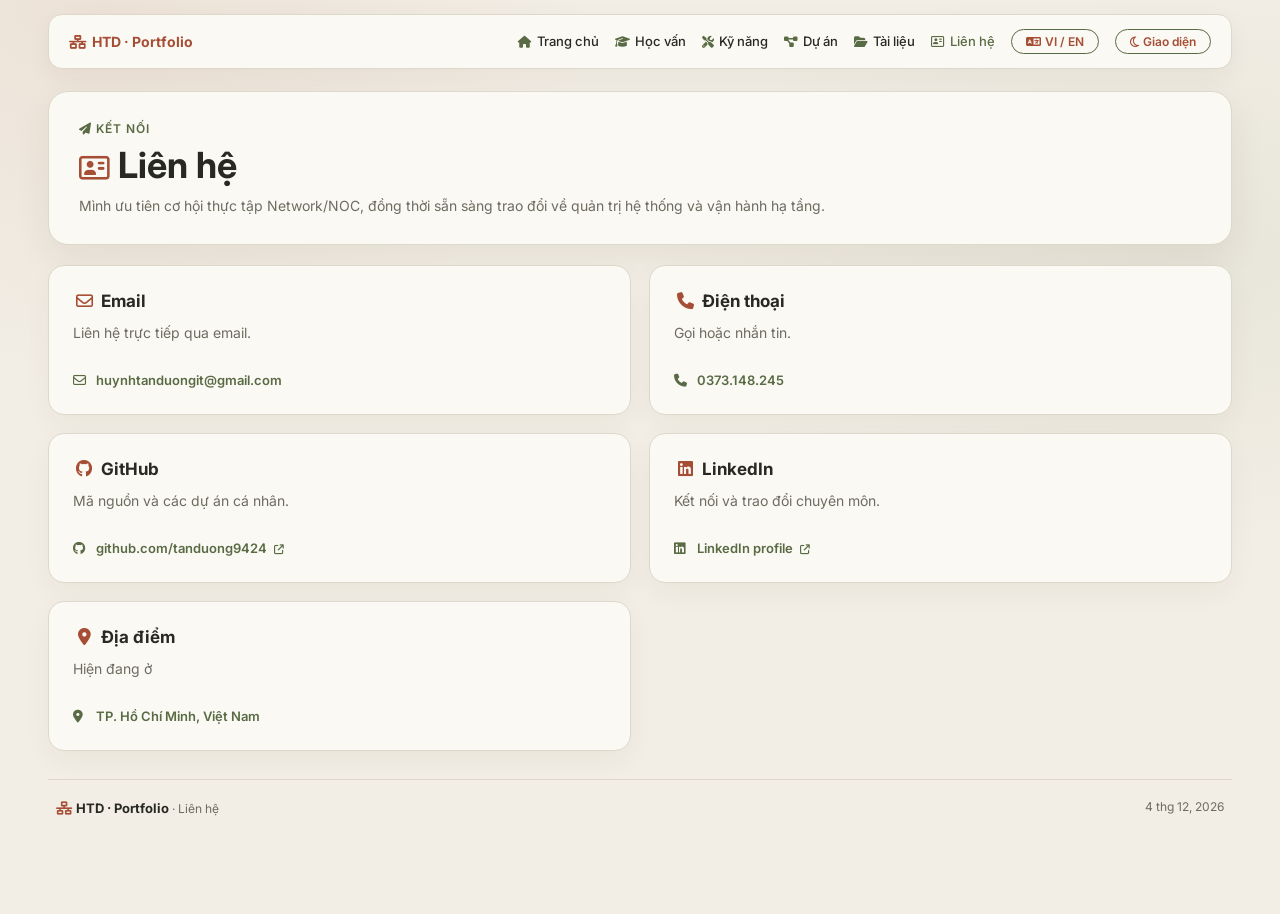
<file: contact.html>
<!DOCTYPE html>
<html lang="vi">
<head>
  <meta charset="UTF-8">
  <meta name="viewport" content="width=device-width, initial-scale=1">
  <title>Contact - Huỳnh Tấn Dương</title>
  <link rel="icon" href="data:image/svg+xml,<svg xmlns=%22http://www.w3.org/2000/svg%22 viewBox=%220 0 100 100%22><text y=%22.9em%22 font-size=%2290%22>🛡️</text></svg>">
  <link href="https://fonts.googleapis.com/css2?family=Inter:wght@400;500;600;700&display=swap" rel="stylesheet">
  <link rel="stylesheet" href="https://cdnjs.cloudflare.com/ajax/libs/font-awesome/6.4.0/css/all.min.css">
  <link rel="stylesheet" href="pages.css">
</head>
<body>
  <div class="wrap">
    <nav class="nav">
      <a href="index.html#top" class="brand"><i class="fa-solid fa-network-wired" aria-hidden="true"></i>HTD · Portfolio</a>
      <div class="nav-r">
        <a href="index.html#objective"><i class="fa-solid fa-house" aria-hidden="true"></i><span data-vi="Trang chủ" data-en="Home">Trang chủ</span></a>
        <a href="education.html"><i class="fa-solid fa-graduation-cap" aria-hidden="true"></i><span data-vi="Học vấn" data-en="Education">Học vấn</span></a>
        <a href="skills.html"><i class="fa-solid fa-screwdriver-wrench" aria-hidden="true"></i><span data-vi="Kỹ năng" data-en="Skills">Kỹ năng</span></a>
        <a href="projects.html"><i class="fa-solid fa-diagram-project" aria-hidden="true"></i><span data-vi="Dự án" data-en="Projects">Dự án</span></a>
        <a href="documents.html"><i class="fa-solid fa-folder-open" aria-hidden="true"></i><span data-vi="Tài liệu" data-en="Documents">Tài liệu</span></a>
        <a href="contact.html" aria-current="page"><i class="fa-regular fa-address-card" aria-hidden="true"></i><span data-vi="Liên hệ" data-en="Contact">Liên hệ</span></a>
        <button class="pill" id="langBtn" type="button"><i class="fa-solid fa-language" aria-hidden="true"></i>VI / EN</button>
        <button class="pill" id="themeBtn" type="button"><i class="fa-regular fa-moon" aria-hidden="true"></i><span data-vi="Giao diện" data-en="Theme">Giao diện</span></button>
      </div>
    </nav>
    <header class="page-intro">
      <div class="eyebrow"><i class="fa-solid fa-paper-plane" aria-hidden="true"></i> <span data-vi="Kết nối" data-en="Get in touch">Kết nối</span></div>
      <h1><i class="fa-regular fa-address-card" aria-hidden="true"></i><span data-vi="Liên hệ" data-en="Contact">Liên hệ</span></h1>
      <p class="lead" data-vi="Mình ưu tiên cơ hội thực tập Network/NOC, đồng thời sẵn sàng trao đổi về quản trị hệ thống và vận hành hạ tầng." data-en="I’m primarily seeking Network/NOC internship opportunities and am also open to systems administration and infrastructure operations roles.">Mình ưu tiên cơ hội thực tập Network/NOC, đồng thời sẵn sàng trao đổi về quản trị hệ thống và vận hành hạ tầng.</p>
    </header>
    <main class="content contact-grid">
      <article class="card contact-card">
        <h2><i class="fa-regular fa-envelope" aria-hidden="true"></i><span data-vi="Email" data-en="Email">Email</span></h2>
        <p data-vi="Liên hệ trực tiếp qua email." data-en="Reach me directly by email.">Liên hệ trực tiếp qua email.</p>
        <a class="contact-link" href="mailto:huynhtanduongit@gmail.com"><i class="fa-regular fa-envelope" aria-hidden="true"></i>huynhtanduongit@gmail.com</a>
      </article>
      <article class="card contact-card">
        <h2><i class="fa-solid fa-phone" aria-hidden="true"></i><span data-vi="Điện thoại" data-en="Phone">Điện thoại</span></h2>
        <p data-vi="Gọi hoặc nhắn tin." data-en="Call or send a message.">Gọi hoặc nhắn tin.</p>
        <a class="contact-link" href="tel:0373148245"><i class="fa-solid fa-phone" aria-hidden="true"></i>0373.148.245</a>
      </article>
      <article class="card contact-card">
        <h2><i class="fa-brands fa-github" aria-hidden="true"></i>GitHub</h2>
        <p data-vi="Mã nguồn và các dự án cá nhân." data-en="Source code and personal projects.">Mã nguồn và các dự án cá nhân.</p>
        <a class="contact-link" href="https://github.com/tanduong9424" target="_blank" rel="noopener noreferrer"><i class="fa-brands fa-github" aria-hidden="true"></i>github.com/tanduong9424 <i class="fa-solid fa-arrow-up-right-from-square" aria-hidden="true"></i></a>
      </article>
      <article class="card contact-card">
        <h2><i class="fa-brands fa-linkedin" aria-hidden="true"></i>LinkedIn</h2>
        <p data-vi="Kết nối và trao đổi chuyên môn." data-en="Connect and get in touch professionally.">Kết nối và trao đổi chuyên môn.</p>
        <a class="contact-link" href="https://www.linkedin.com/in/huỳnh-tấn-dương-b003352ab" target="_blank" rel="noopener noreferrer"><i class="fa-brands fa-linkedin" aria-hidden="true"></i>LinkedIn profile <i class="fa-solid fa-arrow-up-right-from-square" aria-hidden="true"></i></a>
      </article>
      <article class="card contact-card">
        <h2><i class="fa-solid fa-location-dot" aria-hidden="true"></i><span data-vi="Địa điểm" data-en="Location">Địa điểm</span></h2>
        <p data-vi="Hiện đang ở" data-en="Currently based in">Hiện đang ở</p>
        <span class="contact-link"><i class="fa-solid fa-location-dot" aria-hidden="true"></i><span data-vi="TP. Hồ Chí Minh, Việt Nam" data-en="Ho Chi Minh City, Vietnam">TP. Hồ Chí Minh, Việt Nam</span></span>
      </article>
    </main>
    <footer><div><b><i class="fa-solid fa-network-wired" aria-hidden="true"></i>HTD · Portfolio</b> · <span data-vi="Liên hệ" data-en="Contact">Liên hệ</span></div><div id="year"></div></footer>
  </div>
  <script src="pages.js"></script>
</body>
</html>
</file>
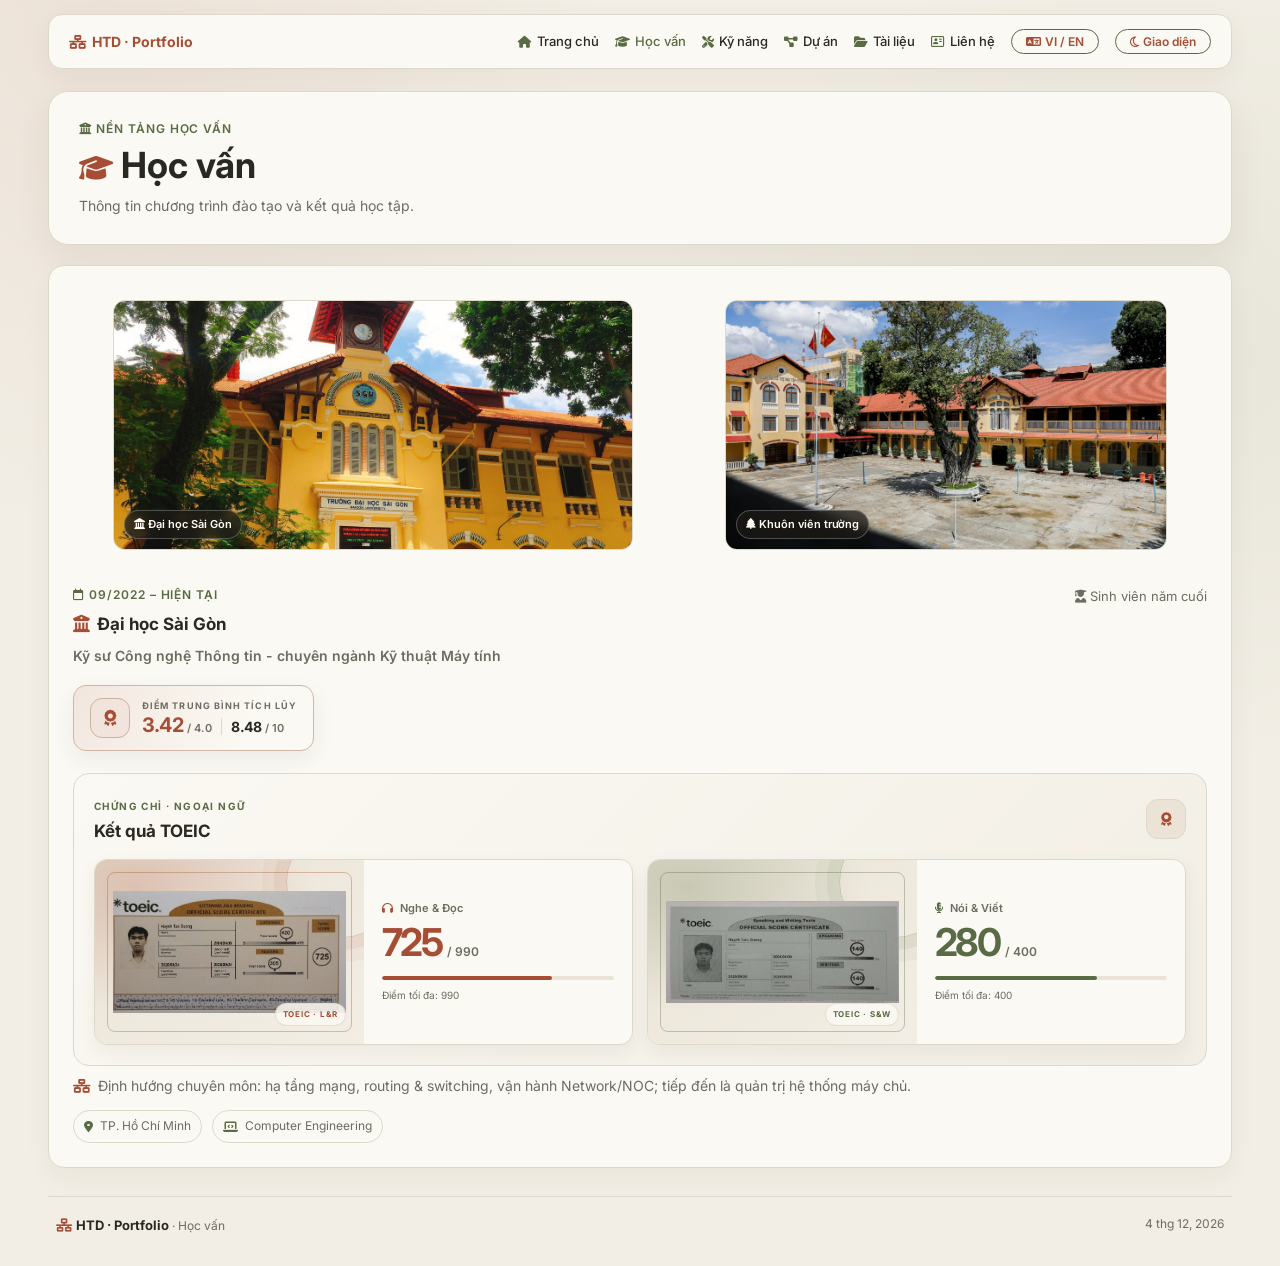
<file: education.html>
<!DOCTYPE html>
<html lang="vi">
<head>
  <meta charset="UTF-8">
  <meta name="viewport" content="width=device-width, initial-scale=1">
  <title>Education - Huỳnh Tấn Dương</title>
  <link rel="icon" href="data:image/svg+xml,<svg xmlns=%22http://www.w3.org/2000/svg%22 viewBox=%220 0 100 100%22><text y=%22.9em%22 font-size=%2290%22>🛡️</text></svg>">
  <link href="https://fonts.googleapis.com/css2?family=Inter:wght@400;500;600;700&display=swap" rel="stylesheet">
  <link rel="stylesheet" href="https://cdnjs.cloudflare.com/ajax/libs/font-awesome/6.4.0/css/all.min.css">
  <link rel="stylesheet" href="pages.css">
</head>
<body class="education-page">
  <div class="wrap">
    <nav class="nav">
      <a href="index.html#top" class="brand"><i class="fa-solid fa-network-wired" aria-hidden="true"></i>HTD · Portfolio</a>
      <div class="nav-r">
        <a href="index.html#objective"><i class="fa-solid fa-house" aria-hidden="true"></i><span data-vi="Trang chủ" data-en="Home">Trang chủ</span></a>
        <a href="education.html" aria-current="page"><i class="fa-solid fa-graduation-cap" aria-hidden="true"></i><span data-vi="Học vấn" data-en="Education">Học vấn</span></a>
        <a href="skills.html"><i class="fa-solid fa-screwdriver-wrench" aria-hidden="true"></i><span data-vi="Kỹ năng" data-en="Skills">Kỹ năng</span></a>
        <a href="projects.html"><i class="fa-solid fa-diagram-project" aria-hidden="true"></i><span data-vi="Dự án" data-en="Projects">Dự án</span></a>
        <a href="documents.html"><i class="fa-solid fa-folder-open" aria-hidden="true"></i><span data-vi="Tài liệu" data-en="Documents">Tài liệu</span></a>
        <a href="contact.html"><i class="fa-regular fa-address-card" aria-hidden="true"></i><span data-vi="Liên hệ" data-en="Contact">Liên hệ</span></a>
        <button class="pill" id="langBtn" type="button"><i class="fa-solid fa-language" aria-hidden="true"></i>VI / EN</button>
        <button class="pill" id="themeBtn" type="button"><i class="fa-regular fa-moon" aria-hidden="true"></i><span data-vi="Giao diện" data-en="Theme">Giao diện</span></button>
      </div>
    </nav>
    <header class="page-intro">
      <div class="eyebrow"><i class="fa-solid fa-building-columns" aria-hidden="true"></i> <span data-vi="Nền tảng học vấn" data-en="Academic background">Nền tảng học vấn</span></div>
      <h1><i class="fa-solid fa-graduation-cap" aria-hidden="true"></i><span data-vi="Học vấn" data-en="Education">Học vấn</span></h1>
      <p class="lead" data-vi="Thông tin chương trình đào tạo và kết quả học tập." data-en="Degree program and academic record.">Thông tin chương trình đào tạo và kết quả học tập.</p>
    </header>
    <main class="content">
      <article class="card education-card">
        <div class="education-gallery" aria-label="Saigon University campus">
          <figure class="education-photo">
            <img src="img/sgu.jpg" alt="Tòa nhà chính Đại học Sài Gòn" data-fullscreen-image loading="lazy">
            <figcaption><i class="fa-solid fa-landmark" aria-hidden="true"></i> <span data-vi="Đại học Sài Gòn" data-en="Saigon University">Đại học Sài Gòn</span></figcaption>
          </figure>
          <figure class="education-photo">
            <img src="img/sanSGU.webp" alt="Khuôn viên Đại học Sài Gòn" data-fullscreen-image loading="lazy">
            <figcaption><i class="fa-solid fa-tree" aria-hidden="true"></i> <span data-vi="Khuôn viên trường" data-en="Campus grounds">Khuôn viên trường</span></figcaption>
          </figure>
        </div>
        <div class="education-top">
          <div>
            <div class="eyebrow"><i class="fa-regular fa-calendar" aria-hidden="true"></i> <span data-vi="09/2022 – Hiện tại" data-en="09/2022 – Present">09/2022 – Hiện tại</span></div>
            <h2 style="margin-top:8px"><i class="fa-solid fa-building-columns" aria-hidden="true"></i><span data-vi="Đại học Sài Gòn" data-en="Saigon University">Đại học Sài Gòn</span></h2>
            <p class="degree" data-vi="Kỹ sư Công nghệ Thông tin - chuyên ngành Kỹ thuật Máy tính" data-en="Bachelor of Information Technology - Major in Computer Engineering">Kỹ sư Công nghệ Thông tin - chuyên ngành Kỹ thuật Máy tính</p>
          </div>
          <span class="date"><i class="fa-solid fa-user-graduate" aria-hidden="true"></i> <span data-vi="Sinh viên năm cuối" data-en="Final-year student">Sinh viên năm cuối</span></span>
        </div>
        <div class="gpa" aria-label="GPA 3.42 out of 4.0, equivalent to 8.48 out of 10">
          <span class="gpa-icon"><i class="fa-solid fa-award" aria-hidden="true"></i></span>
          <span class="gpa-copy">
            <span class="gpa-label" data-vi="ĐIỂM TRUNG BÌNH TÍCH LŨY" data-en="CUMULATIVE GPA">ĐIỂM TRUNG BÌNH TÍCH LŨY</span>
            <strong>3.42 <small>/ 4.0</small><span class="gpa-secondary">8.48 <small>/ 10</small></span></strong>
          </span>
        </div>
        <section class="toeic-section" aria-labelledby="toeic-title">
          <div class="toeic-heading">
            <div>
              <span class="toeic-kicker" data-vi="CHỨNG CHỈ · NGOẠI NGỮ" data-en="CREDENTIALS · ENGLISH">CHỨNG CHỈ · NGOẠI NGỮ</span>
              <h3 id="toeic-title" data-vi="Kết quả TOEIC" data-en="TOEIC results">Kết quả TOEIC</h3>
            </div>
            <i class="fa-solid fa-award" aria-hidden="true"></i>
          </div>
          <div class="toeic-grid">
            <article class="toeic-certificate toeic-lr" style="--toeic-progress:73.2%">
              <div class="toeic-photo">
                <img src="img/lr.jpg" alt="Chứng chỉ TOEIC Listening and Reading" data-fullscreen-image loading="lazy" decoding="async">
                <div class="toeic-image-placeholder" aria-hidden="true">
                  <i class="fa-solid fa-headphones"></i>
                  <span data-vi="ẢNH CHỨNG CHỈ" data-en="CERTIFICATE PHOTO">ẢNH CHỨNG CHỈ</span>
                  <strong>Listening &amp; Reading</strong>
                </div>
                <span class="toeic-image-tag">TOEIC · L&amp;R</span>
              </div>
              <div class="toeic-details">
                <div class="toeic-type"><i class="fa-solid fa-headphones" aria-hidden="true"></i><span data-vi="Nghe & Đọc" data-en="Listening & Reading">Nghe & Đọc</span></div>
                <div class="toeic-score"><strong>725</strong><span>/ 990</span></div>
                <div class="toeic-meter" aria-hidden="true"><span></span></div>
                <div class="toeic-note" data-vi="Điểm tối đa: 990" data-en="Maximum score: 990">Điểm tối đa: 990</div>
              </div>
            </article>
            <article class="toeic-certificate toeic-sw" style="--toeic-progress:70%">
              <div class="toeic-photo">
                <img src="img/sw.jpg" alt="Chứng chỉ TOEIC Speaking and Writing" data-fullscreen-image loading="lazy" decoding="async">
                <div class="toeic-image-placeholder" aria-hidden="true">
                  <i class="fa-solid fa-microphone-lines"></i>
                  <span data-vi="ẢNH CHỨNG CHỈ" data-en="CERTIFICATE PHOTO">ẢNH CHỨNG CHỈ</span>
                  <strong>Speaking &amp; Writing</strong>
                </div>
                <span class="toeic-image-tag">TOEIC · S&amp;W</span>
              </div>
              <div class="toeic-details">
                <div class="toeic-type"><i class="fa-solid fa-microphone-lines" aria-hidden="true"></i><span data-vi="Nói & Viết" data-en="Speaking & Writing">Nói & Viết</span></div>
                <div class="toeic-score"><strong>280</strong><span>/ 400</span></div>
                <div class="toeic-meter" aria-hidden="true"><span></span></div>
                <div class="toeic-note" data-vi="Điểm tối đa: 400" data-en="Maximum score: 400">Điểm tối đa: 400</div>
              </div>
            </article>
          </div>
        </section>
        <p><i class="education-info-icon fa-solid fa-network-wired" aria-hidden="true"></i><span data-vi="Định hướng chuyên môn: hạ tầng mạng, routing & switching, vận hành Network/NOC; tiếp đến là quản trị hệ thống máy chủ." data-en="Areas of focus: network infrastructure, routing and switching, Network/NOC operations, followed by server administration.">Định hướng chuyên môn: hạ tầng mạng, routing & switching, vận hành Network/NOC; tiếp đến là quản trị hệ thống máy chủ.</span></p>
        <div class="education-meta">
          <span><i class="fa-solid fa-location-dot" aria-hidden="true"></i> TP. Hồ Chí Minh</span>
          <span><i class="fa-solid fa-laptop-code" aria-hidden="true"></i> Computer Engineering</span>
        </div>
      </article>
    </main>
    <footer><div><b><i class="fa-solid fa-network-wired" aria-hidden="true"></i>HTD · Portfolio</b> · <span data-vi="Học vấn" data-en="Education">Học vấn</span></div><div id="year"></div></footer>
  </div>
  <script src="pages.js"></script>
  <script src="image-viewer.js"></script>
</body>
</html>
</file>
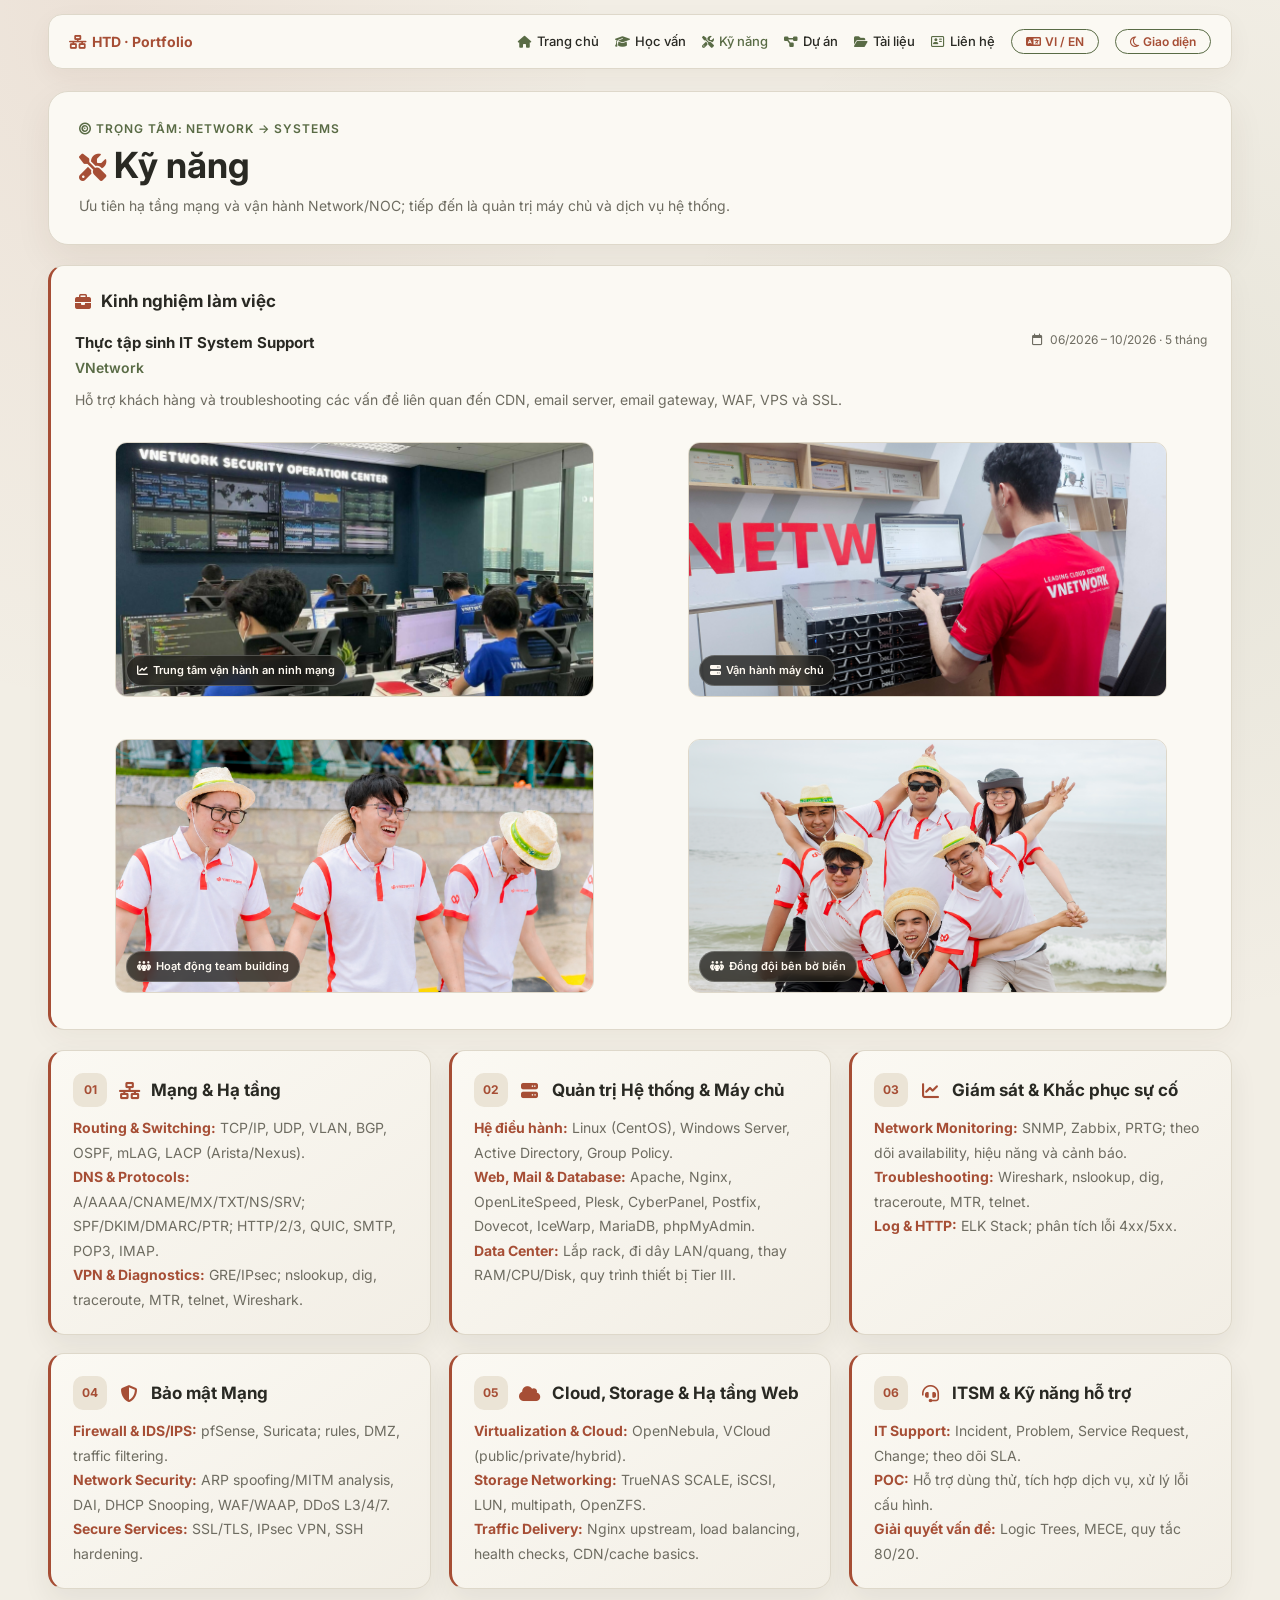
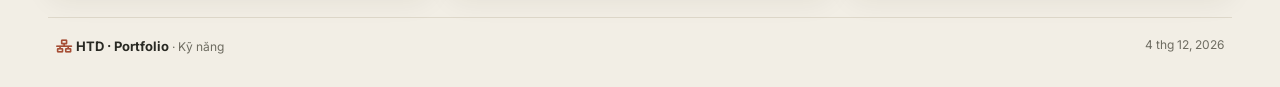
<file: skills.html>
<!DOCTYPE html>
<html lang="vi">
<head>
  <meta charset="UTF-8">
  <meta name="viewport" content="width=device-width, initial-scale=1">
  <title>Skills - Huỳnh Tấn Dương</title>
  <link rel="icon" href="data:image/svg+xml,<svg xmlns=%22http://www.w3.org/2000/svg%22 viewBox=%220 0 100 100%22><text y=%22.9em%22 font-size=%2290%22>🛡️</text></svg>">
  <link href="https://fonts.googleapis.com/css2?family=Inter:wght@400;500;600;700&display=swap" rel="stylesheet">
  <link rel="stylesheet" href="https://cdnjs.cloudflare.com/ajax/libs/font-awesome/6.4.0/css/all.min.css">
  <link rel="stylesheet" href="pages.css">
</head>
<body>
  <div class="wrap">
    <nav class="nav">
      <a href="index.html#top" class="brand"><i class="fa-solid fa-network-wired" aria-hidden="true"></i>HTD · Portfolio</a>
      <div class="nav-r">
        <a href="index.html#objective"><i class="fa-solid fa-house" aria-hidden="true"></i><span data-vi="Trang chủ" data-en="Home">Trang chủ</span></a>
        <a href="education.html"><i class="fa-solid fa-graduation-cap" aria-hidden="true"></i><span data-vi="Học vấn" data-en="Education">Học vấn</span></a>
        <a href="skills.html" aria-current="page"><i class="fa-solid fa-screwdriver-wrench" aria-hidden="true"></i><span data-vi="Kỹ năng" data-en="Skills">Kỹ năng</span></a>
        <a href="projects.html"><i class="fa-solid fa-diagram-project" aria-hidden="true"></i><span data-vi="Dự án" data-en="Projects">Dự án</span></a>
        <a href="documents.html"><i class="fa-solid fa-folder-open" aria-hidden="true"></i><span data-vi="Tài liệu" data-en="Documents">Tài liệu</span></a>
        <a href="contact.html"><i class="fa-regular fa-address-card" aria-hidden="true"></i><span data-vi="Liên hệ" data-en="Contact">Liên hệ</span></a>
        <button class="pill" id="langBtn" type="button"><i class="fa-solid fa-language" aria-hidden="true"></i>VI / EN</button>
        <button class="pill" id="themeBtn" type="button"><i class="fa-regular fa-moon" aria-hidden="true"></i><span data-vi="Giao diện" data-en="Theme">Giao diện</span></button>
      </div>
    </nav>
    <header class="page-intro">
      <div class="eyebrow"><i class="fa-solid fa-bullseye" aria-hidden="true"></i> <span data-vi="Trọng tâm: Network → Systems" data-en="Focus: Network → Systems">Trọng tâm: Network → Systems</span></div>
      <h1><i class="fa-solid fa-screwdriver-wrench" aria-hidden="true"></i><span data-vi="Kỹ năng" data-en="Skills">Kỹ năng</span></h1>
      <p class="lead" data-vi="Ưu tiên hạ tầng mạng và vận hành Network/NOC; tiếp đến là quản trị máy chủ và dịch vụ hệ thống." data-en="Focused first on network infrastructure and Network/NOC operations, followed by server and systems administration.">Ưu tiên hạ tầng mạng và vận hành Network/NOC; tiếp đến là quản trị máy chủ và dịch vụ hệ thống.</p>
    </header>
    <section class="content card experience-card" aria-labelledby="experience-heading">
      <div class="experience-heading">
        <i class="fa-solid fa-briefcase" aria-hidden="true"></i>
        <h2 id="experience-heading" data-vi="Kinh nghiệm làm việc" data-en="Work Experience">Kinh nghiệm làm việc</h2>
      </div>
      <div class="experience-top">
        <div>
          <h3 data-vi="Thực tập sinh IT System Support" data-en="IT System Support Intern">Thực tập sinh IT System Support</h3>
          <p class="experience-company">VNetwork</p>
        </div>
        <span class="experience-date"><i class="fa-regular fa-calendar" aria-hidden="true"></i><span data-vi="06/2026 – 10/2026 · 5 tháng" data-en="Jun 2026 – Oct 2026 · 5 months">06/2026 – 10/2026 · 5 tháng</span></span>
      </div>
      <p class="experience-description" data-vi="Hỗ trợ khách hàng và troubleshooting các vấn đề liên quan đến CDN, email server, email gateway, WAF, VPS và SSL." data-en="Supported customers and troubleshot issues involving CDN, email servers, email gateways, WAF, VPS, and SSL.">Hỗ trợ khách hàng và troubleshooting các vấn đề liên quan đến CDN, email server, email gateway, WAF, VPS và SSL.</p>
      <div class="experience-gallery" role="group" aria-label="VNetwork work photos">
        <figure class="experience-photo">
          <img src="img/vnet1.jpg" alt="Trung tâm vận hành an ninh mạng VNetwork" data-fullscreen-image loading="lazy">
          <figcaption><i class="fa-solid fa-chart-line" aria-hidden="true"></i><span data-vi="Trung tâm vận hành an ninh mạng" data-en="Security operations center">Trung tâm vận hành an ninh mạng</span></figcaption>
        </figure>
        <figure class="experience-photo">
          <img src="img/vnet2.jpg" alt="Kỹ thuật viên kiểm tra máy chủ tại VNetwork" data-fullscreen-image loading="lazy">
          <figcaption><i class="fa-solid fa-server" aria-hidden="true"></i><span data-vi="Vận hành máy chủ" data-en="Server operations">Vận hành máy chủ</span></figcaption>
        </figure>
        <figure class="experience-photo">
          <img src="img/tbd1.png" alt="Nhân viên VNetwork tham gia hoạt động team building" data-fullscreen-image loading="lazy">
          <figcaption><i class="fa-solid fa-people-group" aria-hidden="true"></i><span data-vi="Hoạt động team building" data-en="Team-building activity">Hoạt động team building</span></figcaption>
        </figure>
        <figure class="experience-photo">
          <img src="img/tbd2.JPG" alt="Đồng nghiệp VNetwork chụp ảnh trong chuyến team building trên biển" data-fullscreen-image loading="lazy">
          <figcaption><i class="fa-solid fa-people-group" aria-hidden="true"></i><span data-vi="Đồng đội bên bờ biển" data-en="Team by the beach">Đồng đội bên bờ biển</span></figcaption>
        </figure>
      </div>
    </section>
    <main class="content skill-grid">
      <article class="card skill-card">
        <h2><i class="fa-solid fa-network-wired" aria-hidden="true"></i><span data-vi="Mạng & Hạ tầng" data-en="Networking & Infrastructure">Mạng & Hạ tầng</span></h2>
        <p data-vi="<strong>Routing & Switching:</strong> TCP/IP, UDP, VLAN, BGP, OSPF, mLAG, LACP (Arista/Nexus).<br><strong>DNS & Protocols:</strong> A/AAAA/CNAME/MX/TXT/NS/SRV; SPF/DKIM/DMARC/PTR; HTTP/2/3, QUIC, SMTP, POP3, IMAP.<br><strong>VPN & Diagnostics:</strong> GRE/IPsec; nslookup, dig, traceroute, MTR, telnet, Wireshark." data-en="<strong>Routing & Switching:</strong> TCP/IP, UDP, VLAN, BGP, OSPF, mLAG, LACP (Arista/Nexus).<br><strong>DNS & Protocols:</strong> A/AAAA/CNAME/MX/TXT/NS/SRV; SPF/DKIM/DMARC/PTR; HTTP/2/3, QUIC, SMTP, POP3, IMAP.<br><strong>VPN & Diagnostics:</strong> GRE/IPsec; nslookup, dig, traceroute, MTR, telnet, Wireshark."></p>
      </article>
      <article class="card skill-card">
        <h2><i class="fa-solid fa-server" aria-hidden="true"></i><span data-vi="Quản trị Hệ thống & Máy chủ" data-en="System & Server Administration">Quản trị Hệ thống & Máy chủ</span></h2>
        <p data-vi="<strong>Hệ điều hành:</strong> Linux (CentOS), Windows Server, Active Directory, Group Policy.<br><strong>Web, Mail & Database:</strong> Apache, Nginx, OpenLiteSpeed, Plesk, CyberPanel, Postfix, Dovecot, IceWarp, MariaDB, phpMyAdmin.<br><strong>Data Center:</strong> Lắp rack, đi dây LAN/quang, thay RAM/CPU/Disk, quy trình thiết bị Tier III." data-en="<strong>Operating Systems:</strong> Linux (CentOS), Windows Server, Active Directory, Group Policy.<br><strong>Web, Mail & Database:</strong> Apache, Nginx, OpenLiteSpeed, Plesk, CyberPanel, Postfix, Dovecot, IceWarp, MariaDB, phpMyAdmin.<br><strong>Data Center:</strong> Rack installation, LAN/fiber cabling, RAM/CPU/disk replacement, Tier III equipment procedures."></p>
      </article>
      <article class="card skill-card">
        <h2><i class="fa-solid fa-chart-line" aria-hidden="true"></i><span data-vi="Giám sát & Khắc phục sự cố" data-en="Monitoring & Troubleshooting">Giám sát & Khắc phục sự cố</span></h2>
        <p data-vi="<strong>Network Monitoring:</strong> SNMP, Zabbix, PRTG; theo dõi availability, hiệu năng và cảnh báo.<br><strong>Troubleshooting:</strong> Wireshark, nslookup, dig, traceroute, MTR, telnet.<br><strong>Log & HTTP:</strong> ELK Stack; phân tích lỗi 4xx/5xx." data-en="<strong>Network Monitoring:</strong> SNMP, Zabbix, PRTG; availability, performance and alerts.<br><strong>Troubleshooting:</strong> Wireshark, nslookup, dig, traceroute, MTR, telnet.<br><strong>Logs & HTTP:</strong> ELK Stack; 4xx/5xx error analysis."></p>
      </article>
      <article class="card skill-card">
        <h2><i class="fa-solid fa-shield-halved" aria-hidden="true"></i><span data-vi="Bảo mật Mạng" data-en="Network Security">Bảo mật Mạng</span></h2>
        <p data-vi="<strong>Firewall & IDS/IPS:</strong> pfSense, Suricata; rules, DMZ, traffic filtering.<br><strong>Network Security:</strong> ARP spoofing/MITM analysis, DAI, DHCP Snooping, WAF/WAAP, DDoS L3/4/7.<br><strong>Secure Services:</strong> SSL/TLS, IPsec VPN, SSH hardening." data-en="<strong>Firewall & IDS/IPS:</strong> pfSense, Suricata; rules, DMZ and traffic filtering.<br><strong>Network Security:</strong> ARP spoofing/MITM analysis, DAI, DHCP Snooping, WAF/WAAP, L3/4/7 DDoS.<br><strong>Secure Services:</strong> SSL/TLS, IPsec VPN and SSH hardening."></p>
      </article>
      <article class="card skill-card">
        <h2><i class="fa-solid fa-cloud" aria-hidden="true"></i><span data-vi="Cloud, Storage & Hạ tầng Web" data-en="Cloud, Storage & Web Infrastructure">Cloud, Storage & Hạ tầng Web</span></h2>
        <p data-vi="<strong>Virtualization & Cloud:</strong> OpenNebula, VCloud (public/private/hybrid).<br><strong>Storage Networking:</strong> TrueNAS SCALE, iSCSI, LUN, multipath, OpenZFS.<br><strong>Traffic Delivery:</strong> Nginx upstream, load balancing, health checks, CDN/cache basics." data-en="<strong>Virtualization & Cloud:</strong> OpenNebula, VCloud (public/private/hybrid).<br><strong>Storage Networking:</strong> TrueNAS SCALE, iSCSI, LUN, multipath, OpenZFS.<br><strong>Traffic Delivery:</strong> Nginx upstream, load balancing, health checks and CDN/cache basics."></p>
      </article>
      <article class="card skill-card">
        <h2><i class="fa-solid fa-headset" aria-hidden="true"></i><span data-vi="ITSM & Kỹ năng hỗ trợ" data-en="ITSM & Support Skills">ITSM & Kỹ năng hỗ trợ</span></h2>
        <p data-vi="<strong>IT Support:</strong> Incident, Problem, Service Request, Change; theo dõi SLA.<br><strong>POC:</strong> Hỗ trợ dùng thử, tích hợp dịch vụ, xử lý lỗi cấu hình.<br><strong>Giải quyết vấn đề:</strong> Logic Trees, MECE, quy tắc 80/20." data-en="<strong>IT Support:</strong> Incident, Problem, Service Request and Change; SLA tracking.<br><strong>POC:</strong> Trial support, service integration and configuration troubleshooting.<br><strong>Problem Solving:</strong> Logic Trees, MECE and the 80/20 rule."></p>
      </article>
    </main>
    <footer><div><b><i class="fa-solid fa-network-wired" aria-hidden="true"></i>HTD · Portfolio</b> · <span data-vi="Kỹ năng" data-en="Skills">Kỹ năng</span></div><div id="year"></div></footer>
  </div>
  <script src="pages.js"></script>
  <script src="image-viewer.js"></script>
</body>
</html>
</file>
<file: pages.css>
:root {
  --bg: #f2eee5;
  --surface: #fbf9f3;
  --text: #292923;
  --muted: #6e6c61;
  --line: #ded8ca;
  --accent: #a64e35;
  --accent2: #596b45;
  --chip: #ebe4d6;
  --btn-text: #fffaf2;
}

body.dark {
  --bg: #171916;
  --surface: #292c25;
  --text: #ede8dc;
  --muted: #b9b3a4;
  --line: #46493f;
  --accent: #e19a75;
  --accent2: #b7c390;
  --chip: #383b32;
  --btn-text: #201c17;
}

* { box-sizing: border-box; }
html { scroll-behavior: smooth; }
body {
  margin: 0;
  min-height: 100vh;
  background:
    radial-gradient(ellipse at 8% 0%, rgba(166, 78, 53, .08), transparent 30%),
    radial-gradient(ellipse at 92% 28%, rgba(89, 107, 69, .07), transparent 32%),
    var(--bg);
  color: var(--text);
  font: 14px/1.55 'Inter', system-ui, sans-serif;
  transition: background-color .3s, color .3s;
}
a { color: inherit; text-decoration: none; }
.wrap { width: min(1280px, 100%); margin: 0 auto; padding: 0 48px; }
.nav {
  display: flex;
  align-items: center;
  justify-content: space-between;
  gap: 16px;
  margin-top: 14px;
  padding: 14px 20px;
  border: 1px solid var(--line);
  border-radius: 14px;
  background: var(--surface);
  box-shadow: 0 8px 24px rgba(70, 48, 20, .05);
}
.brand { color: var(--accent); font-size: 14px; font-weight: 700; white-space: nowrap; }
.brand i { margin-right: 5px; }
.nav-r { display: flex; align-items: center; flex-wrap: wrap; gap: 16px; }
.nav-r a { font-size: 13px; font-weight: 500; }
.nav-r a i { margin-right: 5px; color: var(--accent2); font-size: 12px; }
.nav-r a:hover, .nav-r a[aria-current="page"] { color: var(--accent2); }
.pill {
  padding: 4px 14px;
  border: 1px solid var(--accent2);
  border-radius: 999px;
  background: transparent;
  color: var(--accent);
  cursor: pointer;
  font: 600 12px 'Inter', sans-serif;
}
.page-intro {
  margin-top: 22px;
  padding: 28px 30px;
  border: 1px solid var(--line);
  border-radius: 20px;
  background: var(--surface);
  box-shadow: 0 14px 36px rgba(70, 48, 20, .07);
}
.eyebrow {
  color: var(--accent2);
  font-size: 12px;
  font-weight: 600;
  letter-spacing: .08em;
  text-transform: uppercase;
}
h1 { margin: 5px 0 0; font-size: clamp(26px, 3vw, 36px); line-height: 1.2; }
.lead { max-width: 780px; margin: 8px 0 0; color: var(--muted); }
.content { margin-top: 20px; }
.card {
  border: 1px solid var(--line);
  border-radius: 16px;
  background: var(--surface);
  box-shadow: 0 10px 28px rgba(70, 48, 20, .045);
}
.experience-card { padding: 22px 24px; border-left: 3px solid var(--accent); }
.experience-heading { display: flex; align-items: center; gap: 10px; color: var(--accent); }
.experience-heading i { font-size: 16px; }
.experience-heading h2 { margin: 0; color: var(--text); font-size: 17px; }
.experience-top { display: flex; align-items: flex-start; justify-content: space-between; gap: 16px; margin-top: 16px; }
.experience-top h3 { margin: 0; font-size: 15px; }
.experience-company { margin: 3px 0 0; color: var(--accent2); font-weight: 600; }
.experience-date { display: inline-flex; align-items: center; gap: 7px; color: var(--muted); font-size: 12px; white-space: nowrap; }
.experience-description { margin: 10px 0 0; color: var(--muted); }
.experience-gallery { display: grid; grid-template-columns: repeat(2, minmax(0, 1fr)); gap: 14px; margin-top: 18px; }
.experience-photo { position: relative; min-width: 0; overflow: hidden; aspect-ratio: 16 / 8.5; border: 1px solid var(--line); border-radius: 12px; background: var(--chip); }
.experience-photo img { display: block; width: 100%; height: 100%; object-fit: cover; transition: transform .3s ease; }
.experience-photo:hover img { transform: scale(1.025); }
.experience-photo figcaption { position: absolute; right: 10px; bottom: 10px; left: 10px; width: fit-content; padding: 6px 10px; border: 1px solid rgba(255,255,255,.22); border-radius: 999px; background: rgba(28, 27, 23, .76); color: #fffaf2; font-size: 11px; font-weight: 600; backdrop-filter: blur(6px); }
.experience-photo figcaption i { margin-right: 5px; }
.skill-grid, .project-grid, .contact-grid { display: grid; grid-template-columns: repeat(2, minmax(0, 1fr)); gap: 18px; }
.skill-grid { counter-reset: skill; }
.skill-card, .project-card { padding: 22px; }
.skill-card {
  position: relative;
  overflow: hidden;
  border-left: 3px solid var(--accent);
  background: linear-gradient(145deg, var(--surface), var(--bg));
  box-shadow: 0 12px 28px rgba(48, 40, 28, .07);
  transition: transform .2s ease, box-shadow .2s ease, border-color .2s ease;
}
.skill-card:hover { transform: translateY(-3px); box-shadow: 0 16px 32px rgba(48, 40, 28, .12); border-left-color: var(--accent2); }
.skill-card h2, .project-card h2, .education-card h2, .contact-card h2 {
  margin: 0;
  font-size: 17px;
  line-height: 1.35;
}
.skill-card h2 { display: flex; align-items: center; gap: 11px; }
.skill-card h2::before {
  counter-increment: skill;
  content: counter(skill, decimal-leading-zero);
  display: inline-grid;
  place-items: center;
  flex: 0 0 34px;
  height: 34px;
  border-radius: 10px;
  background: var(--chip);
  color: var(--accent);
  font-size: 12px;
  font-weight: 700;
}
.skill-card p, .project-desc, .education-card p, .contact-card p { margin: 9px 0 0; color: var(--muted); }
.skill-card p { line-height: 1.75; }
.skill-card p strong { color: var(--accent); font-weight: 700; }
.education-card, .contact-card { padding: 24px; }
.education-gallery { display: grid; grid-template-columns: 1.15fr 1fr; gap: 12px; margin: -4px 0 22px; }
.education-photo { position: relative; min-width: 0; height: clamp(150px, 22vw, 250px); overflow: hidden; border: 1px solid var(--line); border-radius: 12px; background: var(--chip); }
.education-photo img { display: block; width: 100%; height: 100%; object-fit: cover; }
img[data-fullscreen-image] { cursor: zoom-in; }
img[data-fullscreen-image]:focus-visible { outline: 3px solid var(--accent); outline-offset: -3px; }
.education-photo:first-child img { object-position: center 52%; }
.education-photo figcaption { position: absolute; right: 10px; bottom: 10px; left: 10px; width: fit-content; padding: 5px 9px; border: 1px solid rgba(255,255,255,.24); border-radius: 999px; background: rgba(28, 27, 23, .72); color: #fffaf2; font-size: 11px; font-weight: 600; backdrop-filter: blur(6px); }
.education-top h2 i, .education-info-icon { margin-right: 7px; color: var(--accent); }
.education-meta { display: flex; flex-wrap: wrap; gap: 10px; margin-top: 14px; }
.education-meta span { display: inline-flex; align-items: center; gap: 7px; padding: 6px 10px; border: 1px solid var(--line); border-radius: 999px; color: var(--muted); font-size: 12px; }
.education-meta i { color: var(--accent2); }
.education-top { display: flex; align-items: flex-start; justify-content: space-between; gap: 16px; }
.date { color: var(--muted); font-size: 13px; white-space: nowrap; }
.degree { margin-top: 8px; font-weight: 600; }
.gpa { display: inline-flex; align-items: center; gap: 12px; margin-top: 18px; padding: 12px 16px; border: 1px solid color-mix(in srgb, var(--accent) 25%, var(--line)); border-radius: 13px; background: linear-gradient(120deg, color-mix(in srgb, var(--accent) 11%, var(--surface)), var(--surface) 72%); box-shadow: 0 8px 22px rgba(48, 40, 28, .07); color: var(--text); }
.gpa-icon { display: grid; width: 40px; height: 40px; flex: 0 0 40px; place-items: center; border: 1px solid color-mix(in srgb, var(--accent) 28%, var(--line)); border-radius: 12px; background: color-mix(in srgb, var(--accent) 12%, var(--surface)); color: var(--accent); font-size: 16px; }
.gpa-copy { display: flex; flex-direction: column; gap: 1px; }
.gpa-label { color: var(--muted); font-size: 9px; font-weight: 700; letter-spacing: .12em; }
.gpa-copy strong { color: var(--accent); font-size: 20px; line-height: 1.15; letter-spacing: -.04em; }
.gpa-copy small { color: var(--muted); font-size: 11px; font-weight: 600; letter-spacing: 0; }
.gpa-secondary { margin-left: 9px; padding-left: 9px; border-left: 1px solid var(--line); color: var(--text); font-size: 14px; letter-spacing: -.02em; }
.toeic-section { position: relative; overflow: hidden; margin-top: 22px; padding: 20px; border: 1px solid var(--line); border-radius: 16px; background: linear-gradient(135deg, var(--surface), var(--bg)); }
.toeic-heading { display: flex; align-items: center; justify-content: space-between; gap: 12px; margin-bottom: 14px; }
.toeic-kicker { color: var(--accent2); font-size: 10px; font-weight: 700; letter-spacing: .14em; }
.toeic-heading h3 { margin: 3px 0 0; font-size: 17px; }
.toeic-heading > i { display: grid; width: 40px; height: 40px; place-items: center; border: 1px solid var(--line); border-radius: 12px; background: var(--chip); color: var(--accent); }
.toeic-grid { display: grid; grid-template-columns: repeat(2, minmax(0, 1fr)); gap: 14px; }
.toeic-certificate { --toeic-accent: var(--accent); display: grid; grid-template-columns: minmax(0, 1fr) 1fr; min-width: 0; overflow: hidden; border: 1px solid var(--line); border-radius: 13px; background: var(--surface); box-shadow: 0 8px 20px rgba(48, 40, 28, .06); transition: transform .2s ease, box-shadow .2s ease; }
.toeic-certificate:hover { transform: translateY(-2px); box-shadow: 0 13px 26px rgba(48, 40, 28, .11); }
.toeic-sw { --toeic-accent: var(--accent2); }
.toeic-photo { position: relative; min-width: 0; min-height: 184px; overflow: hidden; background: radial-gradient(ellipse at 15% 15%, color-mix(in srgb, var(--toeic-accent) 24%, transparent), transparent 56%), linear-gradient(145deg, var(--chip), var(--bg)); }
.toeic-photo::before, .toeic-photo::after { position: absolute; content: ""; pointer-events: none; }
.toeic-photo::before { inset: 12px; border: 1px solid color-mix(in srgb, var(--toeic-accent) 35%, transparent); border-radius: 8px; }
.toeic-photo::after { top: -34px; right: -34px; width: 110px; height: 110px; border: 1px solid color-mix(in srgb, var(--toeic-accent) 25%, transparent); border-radius: 50%; box-shadow: 0 0 0 12px color-mix(in srgb, var(--toeic-accent) 8%, transparent), 0 0 0 24px color-mix(in srgb, var(--toeic-accent) 5%, transparent); }
.toeic-photo img { position: absolute; z-index: 1; inset: 18px; width: calc(100% - 36px); height: calc(100% - 36px); border-radius: 5px; object-fit: contain; opacity: 0; transition: opacity .25s ease; }
.toeic-certificate.has-image .toeic-photo img { opacity: 1; }
.toeic-certificate.has-image .toeic-image-placeholder { visibility: hidden; opacity: 0; }
.toeic-image-placeholder { position: absolute; z-index: 1; inset: 0; display: flex; flex-direction: column; align-items: center; justify-content: center; gap: 8px; padding: 24px; color: var(--muted); text-align: center; pointer-events: none; transition: opacity .2s ease, visibility .2s ease; }
.toeic-image-placeholder i { display: grid; width: 42px; height: 42px; place-items: center; border: 1px solid color-mix(in srgb, var(--toeic-accent) 35%, var(--line)); border-radius: 13px; background: color-mix(in srgb, var(--surface) 78%, transparent); color: var(--toeic-accent); font-size: 17px; }
.toeic-image-placeholder span { font-size: 10px; line-height: 1.5; }
.toeic-image-placeholder strong { color: var(--text); font-size: 11px; }
.toeic-image-tag { position: absolute; z-index: 2; right: 18px; bottom: 18px; padding: 4px 7px; border: 1px solid color-mix(in srgb, var(--line) 75%, transparent); border-radius: 999px; background: color-mix(in srgb, var(--surface) 86%, transparent); color: var(--toeic-accent); font-size: 8px; font-weight: 700; letter-spacing: .1em; }
.toeic-details { display: flex; min-width: 0; flex-direction: column; justify-content: center; padding: 18px; }
.toeic-type { display: flex; align-items: center; gap: 7px; color: var(--muted); font-size: 11px; font-weight: 600; }
.toeic-type i { color: var(--toeic-accent); }
.toeic-score { display: flex; align-items: baseline; gap: 5px; margin-top: 4px; color: var(--toeic-accent); }
.toeic-score strong { font-size: clamp(30px, 3vw, 40px); line-height: 1.1; letter-spacing: -.06em; }
.toeic-score span { color: var(--muted); font-size: 12px; font-weight: 600; }
.toeic-meter { height: 4px; margin-top: 12px; overflow: hidden; border-radius: 99px; background: var(--chip); }
.toeic-meter span { display: block; width: var(--toeic-progress); height: 100%; border-radius: inherit; background: var(--toeic-accent); }
.toeic-note { margin-top: 8px; color: var(--muted); font-size: 10px; }
.image-lightbox:not([open]) { display: none; }
.image-lightbox[open] { position: fixed; inset: 0; display: grid; grid-template: minmax(0, 1fr) / minmax(0, 1fr); width: 100vw; height: 100vh; height: 100dvh; min-height: 0; max-width: none; max-height: none; margin: 0; padding: 48px; place-items: center; overflow: hidden; border: 0; background: rgba(15, 16, 15, .96); color: #fff; }
.image-lightbox::backdrop { background: rgba(15, 16, 15, .96); }
.image-lightbox img { display: block; width: auto; height: auto; min-width: 0; min-height: 0; max-width: calc(100vw - 96px); max-height: calc(100vh - 96px); max-height: calc(100dvh - 96px); object-fit: contain; }
.image-lightbox-close { position: absolute; top: max(16px, env(safe-area-inset-top)); right: max(16px, env(safe-area-inset-right)); display: grid; width: 44px; height: 44px; place-items: center; border: 1px solid rgba(255,255,255,.32); border-radius: 50%; background: rgba(255,255,255,.12); color: #fff; cursor: pointer; font-size: 18px; }
.image-lightbox-close:hover, .image-lightbox-close:focus-visible { background: rgba(255,255,255,.24); }
.project-card { display: flex; flex-direction: column; min-width: 0; }
.project-card h2 { font-size: 16px; }
.tech { margin-top: 10px; color: var(--accent); font-size: 12px; font-weight: 600; }
.project-links { display: flex; flex-wrap: wrap; gap: 12px; margin-top: 12px; }
.project-links a, .contact-link { color: var(--accent2); font-size: 13px; font-weight: 600; }
.project-links a:hover, .contact-link:hover { text-decoration: underline; }
.media-link { position: relative; display: block; width: 100%; margin-top: auto; padding-top: 8px; }
.media-link img { display: block; width: 100%; aspect-ratio: 16 / 9; border-radius: 9px; background: var(--chip); object-fit: contain; }
.media-link.video img { object-fit: cover; }
.play-label {
  position: absolute;
  inset: 8px 0 0;
  display: grid;
  place-items: center;
  border-radius: 9px;
  background: rgba(0, 0, 0, .18);
  color: #fff;
  font-size: 14px;
  font-weight: 700;
  text-shadow: 0 1px 6px rgba(0, 0, 0, .85);
}
.contact-grid { grid-template-columns: repeat(2, minmax(0, 1fr)); }
.contact-card { display: flex; flex-direction: column; min-height: 150px; }
.contact-card h2 i { width: 22px; margin-right: 6px; color: var(--accent); text-align: center; }
.contact-card .contact-link { margin-top: auto; padding-top: 18px; overflow-wrap: anywhere; }
.contact-card .contact-link i { width: 18px; margin-right: 5px; }
.contact-card .contact-link .fa-arrow-up-right-from-square { margin-left: 4px; font-size: 10px; }
.page-intro h1 i { margin-right: 8px; color: var(--accent); font-size: .76em; }
.project-card h2::before { content: "\f542"; margin-right: 8px; color: var(--accent); font: 900 .85em "Font Awesome 6 Free"; }
.project-card h2 i { margin-right: 7px; color: var(--accent); font-size: .9em; }
.project-links a::before { content: "\f09b"; margin-right: 5px; font: 400 1em "Font Awesome 6 Brands"; }
.project-links a i { margin-right: 5px; }
.tech::before { content: "\f7d9"; margin-right: 5px; color: var(--accent2); font: 900 1em "Font Awesome 6 Free"; }
.tech i { margin-right: 4px; color: var(--accent2); }
.skill-card h2 i { width: 22px; color: var(--accent); text-align: center; }
.pill i { margin-right: 4px; }
footer b i { margin-right: 4px; color: var(--accent); }
footer { display: flex; justify-content: space-between; gap: 12px; margin-top: 28px; padding: 18px 8px 30px; border-top: 1px solid var(--line); color: var(--muted); font-size: 12px; }
footer b { color: var(--text); font-size: 13px; }

.documents-layout { display: grid; grid-template-columns: minmax(260px, .75fr) minmax(0, 1.5fr); gap: 18px; align-items: start; }
.documents-panel, .document-viewer { padding: 22px; }
.documents-panel h2, .document-viewer h2 { margin: 0; font-size: 17px; }
.document-viewer-heading { display: flex; align-items: center; justify-content: space-between; gap: 12px; }
.reader-exit { display: none; }
.documents-panel p { margin: 8px 0 0; color: var(--muted); }
.documents-form { display: grid; gap: 12px; margin-top: 18px; }
.documents-form label { display: grid; gap: 6px; font-size: 12px; font-weight: 600; }
.documents-form input, .upload-control { display: grid; gap: 8px; width: 100%; padding: 10px 12px; border: 1px solid var(--line); border-radius: 9px; background: var(--bg); color: var(--text); font: inherit; }
.documents-actions { display: grid; gap: 9px; margin-top: 14px; }
.documents-actions[hidden], .documents-form[hidden] { display: none; }
.documents-button { padding: 9px 13px; border: 1px solid var(--accent2); border-radius: 8px; background: var(--accent); color: var(--btn-text); font: 600 12px 'Inter', sans-serif; cursor: pointer; }
.documents-button.secondary { background: transparent; color: var(--accent); }
.documents-button:disabled { cursor: wait; opacity: .6; }
.documents-status { min-height: 1.5em; margin-top: 12px; color: var(--muted); font-size: 12px; overflow-wrap: anywhere; }
.documents-status.error { color: #b33a2b; }
.documents-list { display: grid; gap: 8px; margin-top: 18px; }
.document-row { display: flex; align-items: center; gap: 8px; }
.document-row > .document-item { flex: 1; min-width: 0; width: auto; }
.document-item { display: flex; align-items: center; gap: 10px; width: 100%; padding: 11px; border: 1px solid var(--line); border-radius: 9px; background: var(--bg); color: var(--text); text-align: left; cursor: pointer; }
.document-item:hover, .document-item[aria-current="true"] { border-color: var(--accent2); }
.document-item i { color: var(--accent); }
.document-item span { min-width: 0; overflow-wrap: anywhere; }
.document-preview { min-height: 420px; margin-top: 16px; overflow: hidden; border: 1px solid var(--line); border-radius: 10px; background: var(--bg); }
.document-preview iframe { display: block; width: 100%; height: min(72vh, 780px); border: 0; background: white; }
.document-preview img { display: block; max-width: 100%; max-height: 75vh; margin: 0 auto; object-fit: contain; }
.document-markdown { padding: 20px; overflow-wrap: anywhere; }
.document-markdown h1, .document-markdown h2, .document-markdown h3 { margin: 1.2em 0 .5em; }
.document-markdown p, .document-markdown ul, .document-markdown ol, .document-markdown blockquote { margin: .7em 0; }
.document-markdown pre { overflow-x: auto; padding: 12px; border-radius: 8px; background: var(--chip); }
.markdown-table-scroll { max-width: 100%; margin: 12px 0; overflow-x: auto; overscroll-behavior-x: contain; -webkit-overflow-scrolling: touch; }
.markdown-table-scroll:focus-visible { outline: 2px solid var(--accent2); outline-offset: 2px; }
.document-markdown table { width: max-content; min-width: 100%; border-collapse: collapse; table-layout: auto; }
.document-markdown th, .document-markdown td { min-width: 5ch; padding: 7px 9px; border: 1px solid var(--line); text-align: left; vertical-align: middle; white-space: normal; word-break: normal; overflow-wrap: normal; }
.document-empty { display: grid; min-height: 420px; place-items: center; padding: 24px; color: var(--muted); text-align: center; }
.document-empty i { display: block; margin-bottom: 10px; color: var(--accent); font-size: 28px; }
.document-preview iframe { min-width: 0; }
.pdf-viewer { min-width: 0; }
.pdf-toolbar { position: sticky; top: 0; z-index: 1; display: flex; align-items: center; justify-content: space-between; gap: 12px; padding: 10px 12px; border-bottom: 1px solid var(--line); background: var(--surface); }
.pdf-title { min-width: 0; overflow: hidden; color: var(--muted); font-size: 12px; text-overflow: ellipsis; white-space: nowrap; }
.pdf-download { flex: 0 0 auto; padding: 8px 11px; }
.pdf-zoom-controls { display: inline-flex; align-items: center; gap: 6px; }
.pdf-zoom-button { width: 36px; min-height: 36px; padding: 4px; font-size: 18px; line-height: 1; }
.pdf-zoom-label { min-width: 46px; color: var(--text); font-size: 12px; font-variant-numeric: tabular-nums; text-align: center; }
.pdf-fit-button { min-height: 36px; padding: 6px 9px; font-size: 11px; }
.pdf-pages { display: flex; flex-direction: column; align-items: center; gap: 12px; padding: 12px; overflow-x: auto; background: #e8e8e8; }
.pdf-page { flex: 0 0 auto; width: fit-content; min-height: 120px; background: white; box-shadow: 0 2px 8px rgba(0,0,0,.18); }
.pdf-page canvas { display: block; height: auto; }
.documents-page .upload-control input { min-width: 0; max-width: 100%; font-size: 12px; }
.documents-page .documents-panel, .documents-page .document-viewer { min-width: 0; }
@media (min-width: 1100px) {
  .skill-grid { grid-template-columns: repeat(3, minmax(0, 1fr)); }
  .project-grid { grid-template-columns: repeat(2, minmax(0, 1fr)); }
}
@media (max-width: 760px) {
  .documents-page .wrap { padding: 0 12px; }
  .documents-page .nav { margin-top: 8px; padding: 12px; }
  .documents-page .nav-r { display: grid; width: 100%; grid-template-columns: repeat(3, minmax(0, 1fr)); gap: 8px; }
  .documents-page .nav-r > * { min-width: 0; }
  .documents-page .nav-r a { padding: 7px 5px; border: 1px solid var(--line); border-radius: 8px; text-align: center; font-size: 11px; }
  .documents-page .nav-r a i { margin-right: 4px; }
  .documents-page .pill { min-height: 34px; padding: 5px 8px; }
  .documents-page .page-intro { padding: 20px 16px; }
  .documents-page .documents-panel, .documents-page .document-viewer { padding: 16px; }
  .documents-page .documents-form input, .documents-page .upload-control { font-size: 14px; }
  .documents-page .documents-button { min-height: 42px; }
  .documents-page .document-preview { min-height: 260px; }
  .documents-page .document-preview iframe { height: 68svh; min-height: 360px; }
  .documents-page .pdf-toolbar { flex-wrap: wrap; gap: 8px; padding: 8px; }
  .documents-page .pdf-title { flex: 1 1 100%; }
  .documents-page .pdf-zoom-controls { flex: 1 1 auto; gap: 5px; }
  .documents-page .pdf-zoom-button { width: 40px; min-height: 40px; }
  .documents-page .pdf-zoom-label { min-width: 44px; }
  .documents-page .pdf-fit-button { min-height: 40px; }
  .documents-page .pdf-download { min-height: 38px; padding: 7px 9px; font-size: 11px; }
  .documents-page .pdf-pages { gap: 8px; padding: 8px 4px; }
  .documents-page .document-markdown { padding: 14px; font-size: 13px; }
  .documents-page .document-markdown th, .documents-page .document-markdown td { padding: 6px 8px; font-size: 12px; line-height: 1.4; }
  .wrap { padding: 0 20px; }
  .nav { flex-wrap: wrap; gap: 10px; padding: 12px 14px; }
  .nav-r { gap: 10px; }
  .page-intro { margin-top: 14px; padding: 22px 20px; }
  .skill-grid, .project-grid, .contact-grid { grid-template-columns: 1fr; }
  .documents-layout { grid-template-columns: 1fr; }
  .document-preview { min-height: 300px; }
  .experience-top { flex-direction: column; gap: 6px; }
  .experience-gallery { grid-template-columns: 1fr; gap: 10px; }
  .education-top { flex-direction: column; gap: 4px; }
  .education-gallery { grid-template-columns: 1fr; }
  .education-photo { height: clamp(170px, 54vw, 260px); }
  .toeic-section { padding: 15px; }
  .toeic-grid { grid-template-columns: 1fr; }
  .toeic-photo { min-height: 170px; }
  .toeic-details { padding: 15px; }
  .image-lightbox[open] { padding: 64px 12px 12px; }
  .image-lightbox img { max-width: calc(100vw - 24px); max-height: calc(100vh - 76px); max-height: calc(100dvh - 76px); }
  footer { flex-direction: column; }
}
@media (orientation: landscape) and (max-height: 600px) {
  .documents-page.is-reading { overflow: hidden; }
  .documents-page.is-reading .document-viewer {
    position: fixed;
    inset: 0;
    z-index: 1000;
    display: flex;
    flex-direction: column;
    width: 100%;
    height: 100vh;
    height: 100dvh;
    min-height: 0;
    margin: 0;
    padding: max(8px, env(safe-area-inset-top)) max(12px, env(safe-area-inset-right)) max(8px, env(safe-area-inset-bottom)) max(12px, env(safe-area-inset-left));
    overflow: hidden;
    border: 0;
    border-radius: 0;
    box-shadow: none;
  }
  .documents-page.is-reading .document-viewer-heading { flex: 0 0 auto; padding-bottom: 8px; }
  .documents-page.is-reading .document-viewer-heading h2 { font-size: 15px; }
  .documents-page.is-reading .reader-exit { display: inline-flex; min-height: 36px; align-items: center; }
  .documents-page.is-reading .document-preview { flex: 1 1 auto; min-height: 0; margin-top: 0; overflow: auto; }
  .documents-page.is-reading .document-markdown { width: min(100%, 1100px); margin: 0 auto; padding: 12px clamp(14px, 3vw, 36px); font-size: 15px; line-height: 1.65; }
  .documents-page.is-reading .document-markdown table { min-width: max-content; }
  .documents-page.is-reading .document-markdown th,
  .documents-page.is-reading .document-markdown td { padding: 5px 10px; font-size: 13px; }
  .documents-page.is-reading .pdf-viewer { display: flex; flex: 1 1 auto; flex-direction: column; min-height: 0; }
  .documents-page.is-reading .pdf-toolbar { position: static; flex: 0 0 auto; }
  .documents-page.is-reading .pdf-pages { flex: 1 1 auto; min-height: 0; overflow: auto; }
}
</file>
